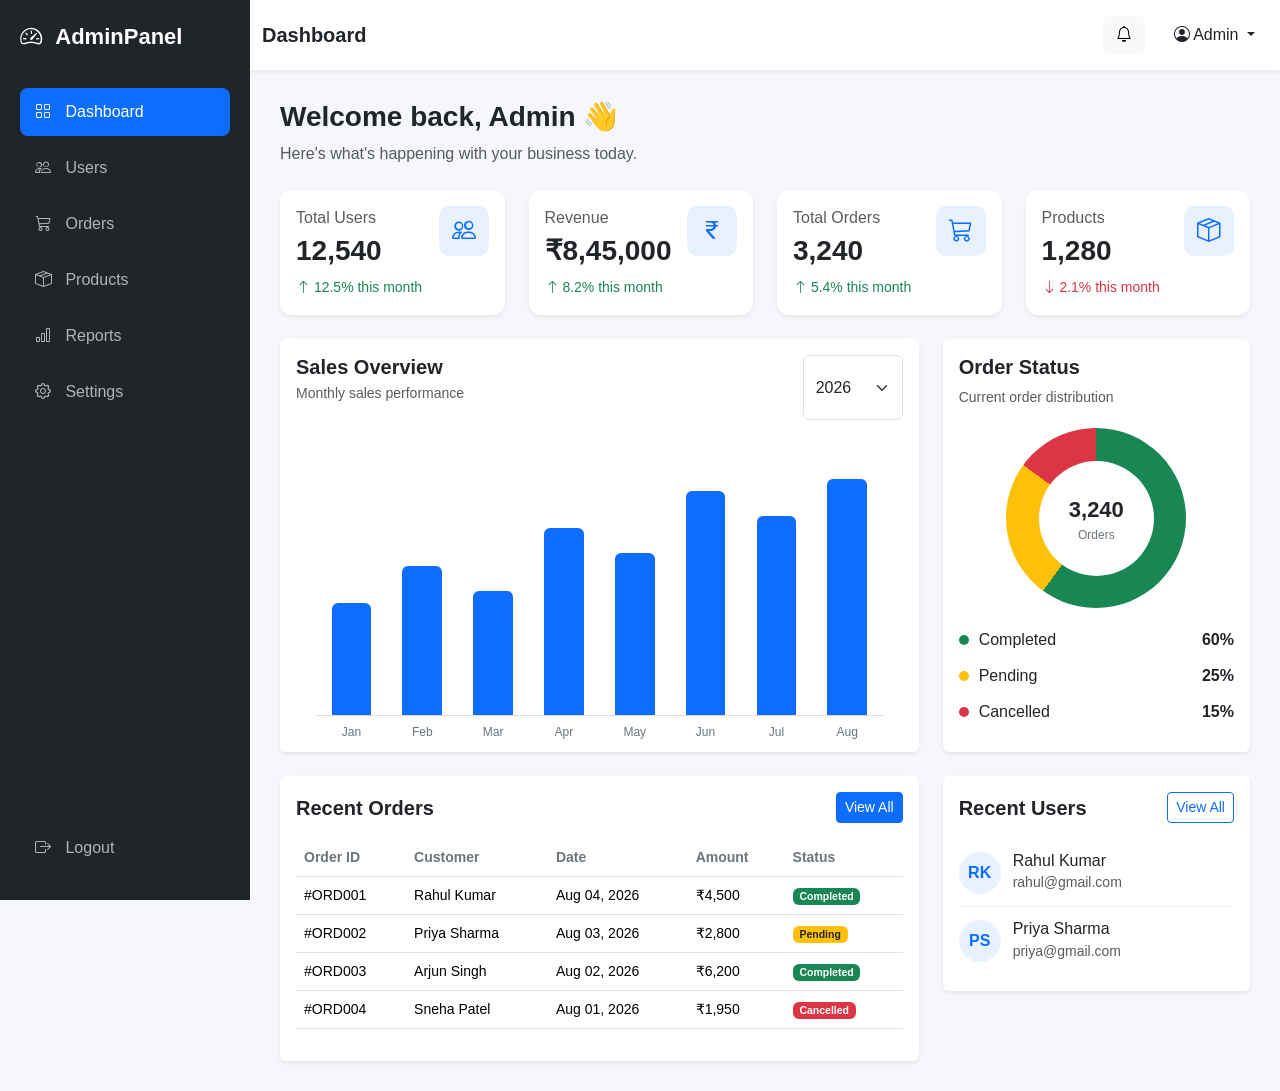
<file: index.html>
<!DOCTYPE html>
<html lang="en">

<head>
    <meta charset="UTF-8">
    <meta name="viewport" content="width=device-width, initial-scale=1.0">

    <title>Admin Dashboard</title>

    <!-- Bootstrap CSS -->
    <link href="https://cdn.jsdelivr.net/npm/bootstrap@5.3.3/dist/css/bootstrap.min.css"
          rel="stylesheet">

    <!-- Bootstrap Icons -->
    <link rel="stylesheet"
          href="https://cdn.jsdelivr.net/npm/bootstrap-icons@1.11.3/font/bootstrap-icons.min.css">

    <!-- Custom CSS -->
    <link rel="stylesheet" href="style13.css">
</head>

<body>

<!-- ================= SIDEBAR ================= -->

<div class="sidebar">

    <div class="logo">
        <i class="bi bi-speedometer2"></i>
        AdminPanel
    </div>

    <ul class="nav flex-column">

        <li class="nav-item">
            <a class="nav-link active" href="#">
                <i class="bi bi-grid"></i>
                Dashboard
            </a>
        </li>

        <li class="nav-item">
            <a class="nav-link" href="#">
                <i class="bi bi-people"></i>
                Users
            </a>
        </li>

        <li class="nav-item">
            <a class="nav-link" href="#">
                <i class="bi bi-cart3"></i>
                Orders
            </a>
        </li>

        <li class="nav-item">
            <a class="nav-link" href="#">
                <i class="bi bi-box-seam"></i>
                Products
            </a>
        </li>

        <li class="nav-item">
            <a class="nav-link" href="#">
                <i class="bi bi-bar-chart"></i>
                Reports
            </a>
        </li>

        <li class="nav-item">
            <a class="nav-link" href="#">
                <i class="bi bi-gear"></i>
                Settings
            </a>
        </li>

    </ul>

    <div class="sidebar-bottom">

        <a class="nav-link" href="#">
            <i class="bi bi-box-arrow-right"></i>
            Logout
        </a>

    </div>

</div>


<!-- ================= MAIN CONTENT ================= -->

<div class="main-content">

    <!-- TOP NAVBAR -->

    <nav class="navbar navbar-expand-lg bg-white shadow-sm top-navbar">

        <div class="container-fluid">

            <button class="btn btn-light d-lg-none">
                <i class="bi bi-list"></i>
            </button>

            <h5 class="mb-0 fw-bold">
                Dashboard
            </h5>

            <div class="ms-auto d-flex align-items-center gap-3">

                <button class="btn btn-light">
                    <i class="bi bi-bell"></i>
                </button>

                <div class="dropdown">

                    <button class="btn dropdown-toggle"
                            data-bs-toggle="dropdown">

                        <i class="bi bi-person-circle"></i>
                        Admin

                    </button>

                    <ul class="dropdown-menu dropdown-menu-end">

                        <li>
                            <a class="dropdown-item" href="#">
                                Profile
                            </a>
                        </li>

                        <li>
                            <a class="dropdown-item" href="#">
                                Settings
                            </a>
                        </li>

                        <li>
                            <hr class="dropdown-divider">
                        </li>

                        <li>
                            <a class="dropdown-item" href="#">
                                Logout
                            </a>
                        </li>

                    </ul>

                </div>

            </div>

        </div>

    </nav>


    <!-- DASHBOARD CONTENT -->

    <div class="container-fluid dashboard-content">

        <!-- Welcome -->

        <div class="mb-4">

            <h3 class="fw-bold">
                Welcome back, Admin 👋
            </h3>

            <p class="text-muted">
                Here's what's happening with your business today.
            </p>

        </div>


        <!-- ================= METRIC CARDS ================= -->

        <div class="row g-4 mb-4">

            <!-- Users -->

            <div class="col-xl-3 col-md-6">

                <div class="card metric-card shadow-sm">

                    <div class="card-body">

                        <div class="d-flex justify-content-between">

                            <div>
                                <p class="text-muted mb-1">
                                    Total Users
                                </p>

                                <h3 class="fw-bold">
                                    12,540
                                </h3>

                                <small class="text-success">
                                    <i class="bi bi-arrow-up"></i>
                                    12.5% this month
                                </small>
                            </div>

                            <div class="metric-icon">
                                <i class="bi bi-people"></i>
                            </div>

                        </div>

                    </div>

                </div>

            </div>


            <!-- Revenue -->

            <div class="col-xl-3 col-md-6">

                <div class="card metric-card shadow-sm">

                    <div class="card-body">

                        <div class="d-flex justify-content-between">

                            <div>

                                <p class="text-muted mb-1">
                                    Revenue
                                </p>

                                <h3 class="fw-bold">
                                    ₹8,45,000
                                </h3>

                                <small class="text-success">
                                    <i class="bi bi-arrow-up"></i>
                                    8.2% this month
                                </small>

                            </div>

                            <div class="metric-icon">
                                <i class="bi bi-currency-rupee"></i>
                            </div>

                        </div>

                    </div>

                </div>

            </div>


            <!-- Orders -->

            <div class="col-xl-3 col-md-6">

                <div class="card metric-card shadow-sm">

                    <div class="card-body">

                        <div class="d-flex justify-content-between">

                            <div>

                                <p class="text-muted mb-1">
                                    Total Orders
                                </p>

                                <h3 class="fw-bold">
                                    3,240
                                </h3>

                                <small class="text-success">
                                    <i class="bi bi-arrow-up"></i>
                                    5.4% this month
                                </small>

                            </div>

                            <div class="metric-icon">
                                <i class="bi bi-cart3"></i>
                            </div>

                        </div>

                    </div>

                </div>

            </div>


            <!-- Products -->

            <div class="col-xl-3 col-md-6">

                <div class="card metric-card shadow-sm">

                    <div class="card-body">

                        <div class="d-flex justify-content-between">

                            <div>

                                <p class="text-muted mb-1">
                                    Products
                                </p>

                                <h3 class="fw-bold">
                                    1,280
                                </h3>

                                <small class="text-danger">
                                    <i class="bi bi-arrow-down"></i>
                                    2.1% this month
                                </small>

                            </div>

                            <div class="metric-icon">
                                <i class="bi bi-box-seam"></i>
                            </div>

                        </div>

                    </div>

                </div>

            </div>

        </div>


        <!-- ================= CHARTS ================= -->

        <div class="row g-4 mb-4">

            <!-- Sales Chart -->

            <div class="col-lg-8">

                <div class="card shadow-sm border-0">

                    <div class="card-body">

                        <div class="d-flex justify-content-between mb-3">

                            <div>

                                <h5 class="fw-bold mb-1">
                                    Sales Overview
                                </h5>

                                <p class="text-muted small">
                                    Monthly sales performance
                                </p>

                            </div>

                            <select class="form-select chart-select">
                                <option>2026</option>
                                <option>2025</option>
                            </select>

                        </div>

                        <div class="chart-container">

                            <div class="bar-chart">

                                <div class="bar"
                                     style="height:45%">
                                    <span>Jan</span>
                                </div>

                                <div class="bar"
                                     style="height:60%">
                                    <span>Feb</span>
                                </div>

                                <div class="bar"
                                     style="height:50%">
                                    <span>Mar</span>
                                </div>

                                <div class="bar"
                                     style="height:75%">
                                    <span>Apr</span>
                                </div>

                                <div class="bar"
                                     style="height:65%">
                                    <span>May</span>
                                </div>

                                <div class="bar"
                                     style="height:90%">
                                    <span>Jun</span>
                                </div>

                                <div class="bar"
                                     style="height:80%">
                                    <span>Jul</span>
                                </div>

                                <div class="bar"
                                     style="height:95%">
                                    <span>Aug</span>
                                </div>

                            </div>

                        </div>

                    </div>

                </div>

            </div>


            <!-- Order Status -->

            <div class="col-lg-4">

                <div class="card shadow-sm border-0">

                    <div class="card-body">

                        <h5 class="fw-bold">
                            Order Status
                        </h5>

                        <p class="text-muted small">
                            Current order distribution
                        </p>

                        <div class="status-chart">

                            <div class="donut">
                                <div class="donut-inner">
                                    3,240
                                    <small>Orders</small>
                                </div>
                            </div>

                        </div>

                        <div class="status-list">

                            <div>
                                <span class="status-dot completed"></span>
                                Completed
                                <strong>60%</strong>
                            </div>

                            <div>
                                <span class="status-dot pending"></span>
                                Pending
                                <strong>25%</strong>
                            </div>

                            <div>
                                <span class="status-dot cancelled"></span>
                                Cancelled
                                <strong>15%</strong>
                            </div>

                        </div>

                    </div>

                </div>

            </div>

        </div>


        <!-- ================= TABLES ================= -->

        <div class="row g-4">

            <!-- Recent Orders -->

            <div class="col-lg-8">

                <div class="card shadow-sm border-0">

                    <div class="card-body">

                        <div class="d-flex justify-content-between align-items-center mb-3">

                            <h5 class="fw-bold mb-0">
                                Recent Orders
                            </h5>

                            <a href="#" class="btn btn-sm btn-primary">
                                View All
                            </a>

                        </div>

                        <div class="table-responsive">

                            <table class="table table-hover align-middle">

                                <thead>

                                    <tr>
                                        <th>Order ID</th>
                                        <th>Customer</th>
                                        <th>Date</th>
                                        <th>Amount</th>
                                        <th>Status</th>
                                    </tr>

                                </thead>

                                <tbody>

                                    <tr>

                                        <td>
                                            #ORD001
                                        </td>

                                        <td>
                                            Rahul Kumar
                                        </td>

                                        <td>
                                            Aug 04, 2026
                                        </td>

                                        <td>
                                            ₹4,500
                                        </td>

                                        <td>
                                            <span class="badge bg-success">
                                                Completed
                                            </span>
                                        </td>

                                    </tr>


                                    <tr>

                                        <td>
                                            #ORD002
                                        </td>

                                        <td>
                                            Priya Sharma
                                        </td>

                                        <td>
                                            Aug 03, 2026
                                        </td>

                                        <td>
                                            ₹2,800
                                        </td>

                                        <td>
                                            <span class="badge bg-warning text-dark">
                                                Pending
                                            </span>
                                        </td>

                                    </tr>


                                    <tr>

                                        <td>
                                            #ORD003
                                        </td>

                                        <td>
                                            Arjun Singh
                                        </td>

                                        <td>
                                            Aug 02, 2026
                                        </td>

                                        <td>
                                            ₹6,200
                                        </td>

                                        <td>
                                            <span class="badge bg-success">
                                                Completed
                                            </span>
                                        </td>

                                    </tr>


                                    <tr>

                                        <td>
                                            #ORD004
                                        </td>

                                        <td>
                                            Sneha Patel
                                        </td>

                                        <td>
                                            Aug 01, 2026
                                        </td>

                                        <td>
                                            ₹1,950
                                        </td>

                                        <td>
                                            <span class="badge bg-danger">
                                                Cancelled
                                            </span>
                                        </td>

                                    </tr>

                                </tbody>

                            </table>

                        </div>

                    </div>

                </div>

            </div>


            <!-- Recent Users -->

            <div class="col-lg-4">

                <div class="card shadow-sm border-0">

                    <div class="card-body">

                        <div class="d-flex justify-content-between align-items-center mb-3">

                            <h5 class="fw-bold mb-0">
                                Recent Users
                            </h5>

                            <a href="#" class="btn btn-sm btn-outline-primary">
                                View All
                            </a>

                        </div>


                        <div class="user-item">

                            <div class="avatar">
                                RK
                            </div>

                            <div>
                                <h6 class="mb-0">
                                    Rahul Kumar
                                </h6>

                                <small class="text-muted">
                                    rahul@gmail.com
                                </small>
                            </div>

                        </div>


                        <div class="user-item">

                            <div class="avatar">
                                PS
                            </div>

                            <div>
                                <h6 class="mb-0">
                                    Priya Sharma
                                </h6>

                                <small class="text-muted">
                                    priya@gmail.com
                                </small>
</file>
<file: style13.css>
/* ================= GENERAL ================= */

body {
    background-color: #f5f7fb;
    font-family: Arial, sans-serif;
}


/* ================= SIDEBAR ================= */

.sidebar {
    width: 250px;
    height: 100vh;

    position: fixed;
    left: 0;
    top: 0;

    background: #212529;
    color: white;

    padding: 20px;

    z-index: 1000;
}

.logo {
    font-size: 22px;
    font-weight: bold;

    margin-bottom: 35px;
}

.logo i {
    margin-right: 8px;
}

.sidebar .nav-link {
    color: #adb5bd;

    padding: 12px 15px;

    margin-bottom: 8px;

    border-radius: 8px;

    transition: 0.3s;
}

.sidebar .nav-link i {
    margin-right: 10px;
}

.sidebar .nav-link:hover,
.sidebar .nav-link.active {
    background: #0d6efd;
    color: white;
}

.sidebar-bottom {
    position: absolute;

    bottom: 20px;
    left: 20px;
    right: 20px;
}


/* ================= MAIN CONTENT ================= */

.main-content {
    margin-left: 250px;
    min-height: 100vh;
}


/* ================= TOP NAVBAR ================= */

.top-navbar {
    height: 70px;

    position: sticky;
    top: 0;

    z-index: 999;
}


/* ================= DASHBOARD ================= */

.dashboard-content {
    padding: 30px;
}


/* ================= METRIC CARDS ================= */

.metric-card {
    border: none;

    border-radius: 12px;

    transition: 0.3s;
}

.metric-card:hover {
    transform: translateY(-5px);
}

.metric-icon {
    width: 50px;
    height: 50px;

    border-radius: 10px;

    background: #e8f1ff;

    color: #0d6efd;

    display: flex;
    align-items: center;
    justify-content: center;

    font-size: 24px;
}


/* ================= CHART ================= */

.chart-container {
    height: 300px;

    display: flex;
    align-items: end;

    padding: 20px;
}

.bar-chart {
    width: 100%;
    height: 250px;

    display: flex;
    align-items: end;
    justify-content: space-around;

    border-bottom: 1px solid #ddd;
}

.bar {
    width: 7%;

    background: #0d6efd;

    border-radius: 6px 6px 0 0;

    position: relative;

    transition: 0.3s;
}

.bar:hover {
    opacity: 0.75;
}

.bar span {
    position: absolute;

    top: 100%;

    left: 50%;

    transform: translateX(-50%);

    margin-top: 8px;

    font-size: 12px;

    color: #6c757d;
}


/* ================= CHART SELECT ================= */

.chart-select {
    width: 100px;
}


/* ================= DONUT CHART ================= */

.status-chart {
    display: flex;

    justify-content: center;

    margin: 20px 0;
}

.donut {
    width: 180px;
    height: 180px;

    border-radius: 50%;

    background:
        conic-gradient(
            #198754 0deg 216deg,
            #ffc107 216deg 306deg,
            #dc3545 306deg 360deg
        );

    display: flex;

    align-items: center;
    justify-content: center;
}

.donut::before {
    content: "";

    position: absolute;
}

.donut-inner {
    width: 115px;
    height: 115px;

    border-radius: 50%;

    background: white;

    display: flex;
    flex-direction: column;

    align-items: center;
    justify-content: center;

    font-size: 22px;
    font-weight: bold;
}

.donut-inner small {
    font-size: 12px;

    font-weight: normal;

    color: #6c757d;
}


/* ================= STATUS LIST ================= */

.status-list > div {
    display: flex;

    align-items: center;

    margin-bottom: 12px;
}

.status-list strong {
    margin-left: auto;
}

.status-dot {
    width: 10px;
    height: 10px;

    border-radius: 50%;

    margin-right: 10px;
}

.completed {
    background: #198754;
}

.pending {
    background: #ffc107;
}

.cancelled {
    background: #dc3545;
}


/* ================= TABLE ================= */

.table th {
    font-size: 14px;

    color: #6c757d;
}

.table td {
    font-size: 14px;
}


/* ================= USERS ================= */

.user-item {
    display: flex;

    align-items: center;

    gap: 12px;

    padding: 12px 0;

    border-bottom: 1px solid #eee;
}

.user-item:last-child {
    border-bottom: none;
}

.avatar {
    width: 42px;
    height: 42px;

    border-radius: 50%;

    background: #e8f1ff;

    color: #0d6efd;

    display: flex;

    align-items: center;
    justify-content: center;

    font-weight: bold;
}


/* ================= FOOTER ================= */

footer {
    font-size: 14px;
}


/* ================= RESPONSIVE ================= */

@media (max-width: 991px) {

    .sidebar {
        width: 200px;
    }

    .main-content {
        margin-left: 200px;
    }

}


@media (max-width: 767px) {

    .sidebar {
        display: none;
    }

    .main-content {
        margin-left: 0;
    }

    .dashboard-content {
        padding: 20px 15px;
    }

    .hero-section {
        padding-top: 70px;
    }

}@charset "utf-8";
/* CSS Document */
</file>
